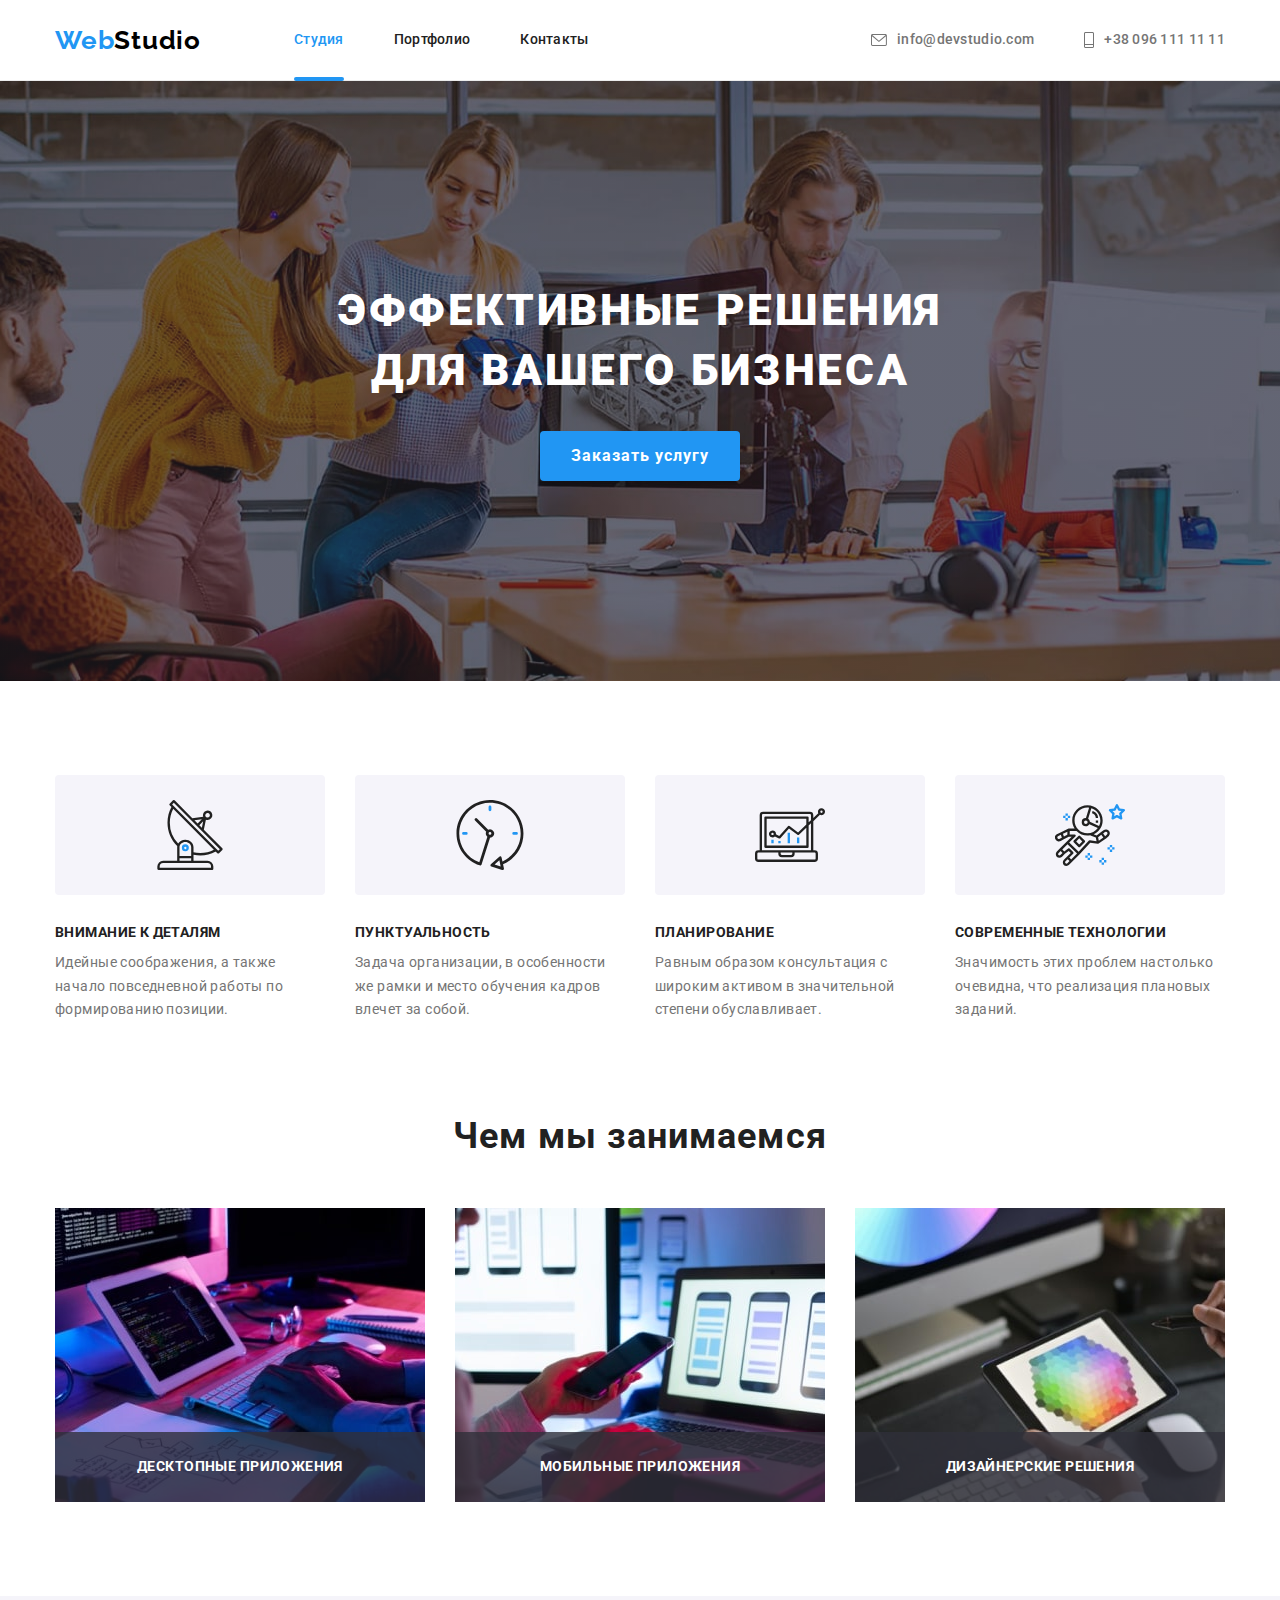
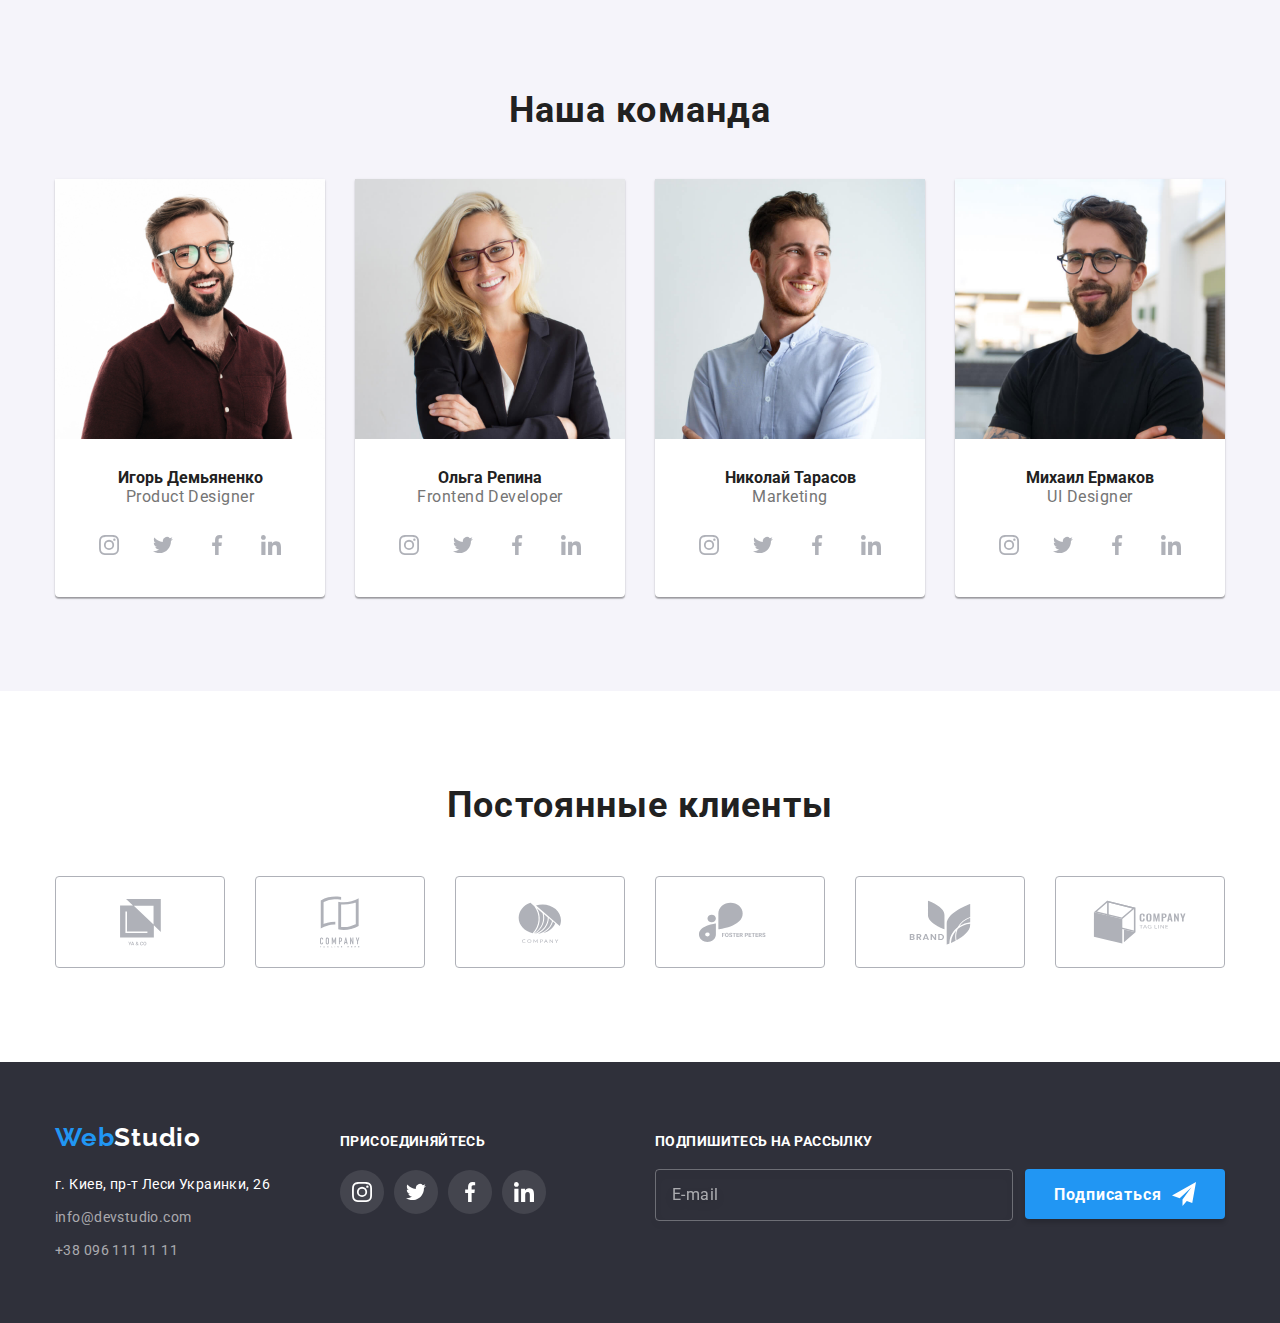
<file: index.html>
<!DOCTYPE html>
<html lang="ru">

<head>
    <meta charset="UTF-8">
    <meta http-equiv="X-UA-Compatible" content="IE=edge">
    <meta name="viewport" content="width=device-width, initial-scale=1.0">
    <title>Web Studio (Version 2.1)</title>
    <link rel="preconnect" href="https://fonts.googleapis.com">
    <link rel="preconnect" href="https://fonts.gstatic.com" crossorigin>
    <link href="https://fonts.googleapis.com/css2?family=Raleway:wght@700&family=Roboto:wght@400;500;700&display=swap"
        rel="stylesheet">
    <!-- <link rel="stylesheet" href="https://cdnjs.cloudflare.com/ajax/libs/modern-normalize/1.1.0/modern-normalize.min.css"> -->
    <!-- <link rel="stylesheet" href="./styles.css"> -->
    <link rel="stylesheet" href="./css/main.min.css">
</head>

<body class="page">
    <header class="header">
        <div class="container header__container">
                <a class="logo" href="./index.html" lang="en">Web<span class="logo--deco">Studio</span></a>
                <nav class="navigation">
                    <ul class="navigation__list list">
                        <li class="navigation__item"><a class="navigation__link link nav__active" href="./index.html">Студия</a>
                        </li>
                        <li class="navigation__item"><a class="navigation__link  link" href="./portfolio.html">Портфолио</a>
                        </li>
                        <li class="navigation__item"><a class="navigation__link  link" href="">Контакты</a>
                        </li>
                    </ul>
                </nav>
                <ul class="list contacts__list">
                    <li class="contacts__item"><a class="contacts__link" href="mailto:info@devstudio.com"><svg class="contacts__icon" width="16" height="12"><use href="./images/symbol-defs.svg#icon-mail"></use></svg> info@devstudio.com</a>
                    </li>
                    <li class="contacts__item"><a class="contacts__link " href="tel:+380961111111"><svg class="contacts__icon" width="10" height="16">
                        <use href="./images/symbol-defs.svg#icon-phone"></use>
                    </svg>+38 096 111 11 11</a>
                    </li>
                </ul>
        </div>
    </header>
    <main>
        <section class="hero section">
            <div class="hero__bg"></div>
            <div class="container">
                <h1 class="hero__title">Эффективные решения для вашего бизнеса</h1>
                <button class="btn" type="button" data-modal-open>Заказать услугу</button>
            </div>
        </section>
        <section class="features section">
            <div class="container">
                <h2 class="features__title visually-hidden" lang="en">Features</h2>

                <ul class="features__list list">
                    <li class="features__item">
                        <div class="features__decor">
                            <svg class="features__icon" width="70" height="70">
                                <use href="./images/symbol-defs.svg#icon-antenna"></use>
                            </svg>
                        </div>
                        <h3 class="features__title">Внимание к деталям</h3>
                        <p class="features__text">Идейные соображения, а также начало повседневной работы по формированию
                            позиции.</p>
                    </li>
                    <li class="features__item">
                        <div class="features__decor">
                            <svg class="features__icon" width="70" height="70">
                                <use href="./images/symbol-defs.svg#icon-clock"></use>
                            </svg>
                        </div>
                        <h3 class="features__title">Пунктуальность</h3>
                        <p class="features__text">Задача организации, в особенности же рамки и место обучения кадров
                            влечет за собой.</p>
                    </li>
                    <li class="features__item">
                        <div class="features__decor">
                            <svg class="features__icon" width="70" height="70">
                                <use href="./images/symbol-defs.svg#icon-diagram"></use>
                            </svg>
                        </div>
                        <h3 class="features__title">Планирование</h3>
                        <p class="features__text">Равным образом консультация с широким активом в значительной степени
                            обуславливает.</p>
                    </li>
                    <li class="features__item">
                        <div class="features__decor">
                            <svg class="features__icon" width="70" height="70">
                                <use href="./images/symbol-defs.svg#icon-astronaut"></use>
                            </svg>
                        </div>
                        <h3 class="features__title">Современные технологии</h3>
                        <p class="features__text">Значимость этих проблем настолько очевидна, что реализация плановых
                            заданий.</p>
                    </li>
                </ul>
            </div>
        </section>
        <section class="about section">
            <div class="container about-content">
                <h2 class="about__title">Чем мы занимаемся</h2>
                <ul class="about__list list">
                    <li class="about__item">
                        <img class="about__img" src="./images/box1.jpg" alt="Программист пишет код" width="370" height="294">
                        <p class="about__text">Десктопные приложения</p>
                    </li>
                    <li class="about__item">
                        <img class="about__img" src="./images/box2.jpg" alt="Создание мобильных приложений" width="370" height="294">
                        <p class="about__text">Мобильные приложения</p>
                    </li>
                    <li class="about__item">
                        <img class="about__img" src="./images/box3.jpg" alt="Вэб дизайн" width="370" height="294">
                        <p class="about__text">Дизайнерские решения</p>
                    </li>
                </ul>
            </div>
        </section>
        <section class="team section">
            <div class="container">
                <h2 class="team__title">Наша команда</h2>
                <ul class="team__list list">

                    <li class="team__item">
                        <div class="team-card">
                                <img class="team__avatar" src="./images/ava1.jpg" alt="Дизайнер продукта" width="270">
                            <div class="team__text">
                                <h3 class="team__name">Игорь Демьяненко</h3>
                                <p class="team__incumbency" lang="en">Product Designer</p>

                            <ul class="networks__list list">
                                <li class="networks__item">
                                    <a href="" class="networks__link team-networks__link">
                                        <svg class="team-networks__icon" width="20" height="20">
                                            <use href="./images/symbol-defs.svg#icon-instagram">
                                            </use>
                                        </svg>
                                    </a>
                                </li>
                                <li class="networks__item">
                                    <a href="" class="networks__link team-networks__link">
                                        <svg class="team-networks__icon" width="20" height="20">
                                            <use href="./images/symbol-defs.svg#icon-twitter">
                                            </use>
                                        </svg>
                                    </a>
                                </li>
                                <li class="networks__item">
                                    <a href="" class="networks__link team-networks__link">
                                        <svg class="team-networks__icon" width="20" height="20">
                                            <use href="./images/symbol-defs.svg#icon-facebook">
                                            </use>
                                        </svg>
                                    </a>
                                </li>
                                <li class="networks__item">
                                    <a href="" class="networks__link team-networks__link">
                                        <svg class="team-networks__icon" width="20" height="20">
                                            <use href="./images/symbol-defs.svg#icon-linkedin">
                                            </use>
                                        </svg>
                                    </a>
                                </li>
                            </ul>
                            </div>
                        </div>
                    </li>

                    <li class="team__item">
                        <div class="team-card">
                                <img class="team__avatar" src="./images/ava2.jpg" alt="Фронтенд разработчик" width="270">
                            <div class="team__text">
                                <h3 class="team__name">Ольга Репина</h3>
                                <p class="team__incumbency" lang="en">Frontend Developer</p>

                                <ul class="networks__list list">
                                    <li class="networks__item">
                                        <a href="" class="networks__link team-networks__link">
                                            <svg class="team-networks__icon" width="20" height="20">
                                                <use href="./images/symbol-defs.svg#icon-instagram">
                                                </use>
                                            </svg>
                                        </a>
                                    </li>
                                    <li class="networks__item">
                                        <a href="" class="networks__link team-networks__link">
                                            <svg class="team-networks__icon" width="20" height="20">
                                                <use href="./images/symbol-defs.svg#icon-twitter">
                                                </use>
                                            </svg>
                                        </a>
                                    </li>
                                    <li class="networks__item">
                                        <a href="" class="networks__link team-networks__link">
                                            <svg class="team-networks__icon" width="20" height="20">
                                                <use href="./images/symbol-defs.svg#icon-facebook">
                                                </use>
                                            </svg>
                                        </a>
                                    </li>
                                    <li class="networks__item">
                                        <a href="" class="networks__link team-networks__link">
                                            <svg class="team-networks__icon" width="20" height="20">
                                                <use href="./images/symbol-defs.svg#icon-linkedin">
                                                </use>
                                            </svg>
                                        </a>
                                    </li>
                                </ul>
                            </div>
                        </div>
                    </li>

                    <li class="team__item">
                        <div class="team-card">
                                <img class="team__avatar" src="./images/ava3.jpg" alt="Маркетолог" width="270">
                            <div class="team__text">
                                <h3 class="team__name">Николай Тарасов</h3>
                                <p class="team__incumbency" lang="en">Marketing</p>

                                <ul class="networks__list list">
                                    <li class="networks__item">
                                        <a href="" class="networks__link team-networks__link">
                                            <svg class="team-networks__icon" width="20" height="20">
                                                <use href="./images/symbol-defs.svg#icon-instagram">
                                                </use>
                                            </svg>
                                        </a>
                                    </li>
                                    <li class="networks__item">
                                        <a href="" class="networks__link team-networks__link">
                                            <svg class="team-networks__icon" width="20" height="20">
                                                <use href="./images/symbol-defs.svg#icon-twitter">
                                                </use>
                                            </svg>
                                        </a>
                                    </li>
                                    <li class="networks__item">
                                        <a href="" class="networks__link team-networks__link">
                                            <svg class="team-networks__icon" width="20" height="20">
                                                <use href="./images/symbol-defs.svg#icon-facebook">
                                                </use>
                                            </svg>
                                        </a>
                                    </li>
                                    <li class="networks__item">
                                        <a href="" class="networks__link team-networks__link">
                                            <svg class="team-networks__icon" width="20" height="20">
                                                <use href="./images/symbol-defs.svg#icon-linkedin">
                                                </use>
                                            </svg>
                                        </a>
                                    </li>
                                </ul>
                            </div>
                        </div>
                    </li>

                    <li class="team__item">
                        <div class="team-card">
                                <img class="team__avatar" src="./images/ava4.jpg" alt="Дизайнер интерфейса" width="270">
                            <div class="team__text">
                                <h3 class="team__name">Михаил Ермаков</h3>
                                <p class="team__incumbency" lang="en">UI Designer</p>

                                <ul class="networks__list list">
                                    <li class="networks__item">
                                        <a href="" class="networks__link team-networks__link">
                                            <svg class="team-networks__icon" width="20" height="20">
                                                <use href="./images/symbol-defs.svg#icon-instagram">
                                                </use>
                                            </svg>
                                        </a>
                                    </li>
                                    <li class="networks__item">
                                        <a href="" class="networks__link team-networks__link">
                                            <svg class="team-networks__icon" width="20" height="20">
                                                <use href="./images/symbol-defs.svg#icon-twitter">
                                                </use>
                                            </svg>
                                        </a>
                                    </li>
                                    <li class="networks__item">
                                        <a href="" class="networks__link team-networks__link">
                                            <svg class="team-networks__icon" width="20" height="20">
                                                <use href="./images/symbol-defs.svg#icon-facebook">
                                                </use>
                                            </svg>
                                        </a>
                                    </li>
                                    <li class="networks__item">
                                        <a href="" class="networks__link team-networks__link">
                                            <svg class="team-networks__icon" width="20" height="20">
                                                <use href="./images/symbol-defs.svg#icon-linkedin">
                                                </use>
                                            </svg>
                                        </a>
                                    </li>
                                </ul>
                            </div>
                        </div>
                    </li>
                </ul>
            </div>
        </section>
        <section class="clients section">
            <div class="container">
                <h2 class="clients__title">Постоянные клиенты</h2>
                <ul class="clients__list list">
                    <li class="clients__item"><a class="clients__link" href=""><svg class="clients__icon" width="41" height="46.7"><use href="./images/symbol-defs.svg#icon-company1"></use></svg></a>
                    </li>
                    <li class="clients__item"><a class="clients__link" href=""><svg class="clients__icon" width="40" height="52"><use href="./images/symbol-defs.svg#icon-company2"></use></svg></a>
                    </li>
                    <li class="clients__item"><a class="clients__link" href=""><svg class="clients__icon" width="43.46" height="41.18"><use href="./images/symbol-defs.svg#icon-company3"></use></svg></a>
                    </li>
                    <li class="clients__item"><a class="clients__link" href=""><svg class="clients__icon" width="84.44" height="40.62"><use href="./images/symbol-defs.svg#icon-company4"></use></svg></a>
                    </li>
                    <li class="clients__item"><a class="clients__link" href=""><svg class="clients__icon" width="62.54" height="45.43"><use href="./images/symbol-defs.svg#icon-company5"></use></svg></a>
                    </li>
                    <li class="clients__item"><a class="clients__link" href=""><svg class="clients__icon" width="93.79" height="43.93"><use href="./images/symbol-defs.svg#icon-company6"></use></svg></a>
                    </li>
                </ul>
            </div>
        </section>
    </main>
    <footer class="footer">
        <div class="container footer__content">
            <div class="footer__contacts">
                <a class="logo footer__logo" href="./index.html" lang="en">Web<span class="footer__logo--deco">Studio</span>
                </a>
                <address class="address">
                    <ul class="list address__list">
                        <li class="address__item"><a class="link address__link" href="https://bit.ly/3FaEu3i" target="_blank">г. Киев,
                                пр-т Леси Украинки, 26</a></li>
                        <li class="address__item"><a class="link address__link address__link--color" href="mailto:info@devstudio.com">info@devstudio.com</a></li>
                        <li class="address__item"><a class="link address__link address__link--color" href="tel:+380961111111">+38 096 111 11 11</a>
                        </li>
                    </ul>
                </address>
            </div>
            <div class="footer-networks">
                <strong class="footer-networks__title">Присоединяйтесь</strong>
                    <ul class="networks__list list">
                        <li class="networks__item">
                            <a class="networks__link" href="">
                                <svg class="footer-networks__icon" width="20" height="20">
                                    <use href="./images/symbol-defs.svg#icon-instagram">
                                    </use>
                                </svg>
                            </a>
                        </li>

                        <li class="networks__item">
                            <a class="networks__link" href="">
                                <svg class="footer-networks__icon" width="20" height="20">
                                    <use href="./images/symbol-defs.svg#icon-twitter">
                                    </use>
                                </svg>
                            </a>
                        </li>

                        <li class="networks__item">
                            <a class="networks__link" href="">
                                <svg class="footer-networks__icon" width="20" height="20">
                                    <use href="./images/symbol-defs.svg#icon-facebook">
                                    </use>
                                </svg>
                            </a>
                        </li>

                        <li class="networks__item">
                            <a class="networks__link" href="">
                                <svg class="footer-networks__icon" width="20" height="20">
                                    <use href="./images/symbol-defs.svg#icon-linkedin">
                                    </use>
                                </svg>
                            </a>
                        </li>
                    </ul>
            </div>
            <div class="footer-form__container">
                <strong class="footer-form__title">Подпишитесь на рассылку</strong>
                    <form class="footer-form" autocomplete="off" method="post" action=javascript:void(0);>
                        <input class="footer-form__input" type="email" name="mail" id="mail" placeholder="E-mail"/>
                        <button class="btn btn-submit footer-form__btn" type="submit">
                            Подписаться
                            <svg class="footer-form__btn--icon" width="24" height="24">
                                <use href="./images/symbol-defs.svg#icon-send">
                                </use>
                            </svg>
                        </button>
                    </form>
            </div>
        </div>
    </footer>


        <div class="backdrop is-hidden" data-modal>
            <div class="modal">
                <button class="btn--close" type="button" data-modal-close>
                    <svg class="modal__icon">
                        <use href="./images/symbol-defs.svg#icon-modal-close" width="18" height="18"></use>
                    </svg>
                </button>
                <form autocomplete="off" method="post" action="javascript:void(0);" class="modal__form">
                    <p class="form__title">Оставьте свои данные, мы вам перезвоним</p>
                    <label for="name" class="form__label">Имя</label>
                    <div class="form__field">
                        <input type="text" class="form__input" name="name" id="name"/>
                        <svg class="form__icon" width="18" height="18">
                            <use href="./images/symbol-defs.svg#icon-person-black"></use>
                        </svg>
                    </div>
                    <label for="phone" class="form__label">Телефон</label>
                    <div class="form__field">
                        <input type="tel" class="form__input" name="tel" id="phone"/>
                        <svg class="form__icon" width="18" height="18">
                            <use href="./images/symbol-defs.svg#icon-phone-black"></use>
                        </svg>
                    </div>
                    <label for="e-mail" class="form__label">Почта</label>
                    <div class="form__field">
                        <input type="email" class="form__input" name="mail" id="e-mail"/>
                        <svg class="form__icon" width="18" height="18">
                            <use href="./images/symbol-defs.svg#icon-email-black"></use>
                        </svg>
                    </div>
                        <label for="comment" class="form__label">Комментарий</label>
                        <textarea class="form__textarea form__input" name="comment" id="comment" placeholder="Введите текст"></textarea>
                    <div class="checkbox">
                        <label for="check" class="checkbox__label">
                            <input type="checkbox" class="checkbox__input visually-hidden" name="check" id="check"/>
                            <svg class="checkbox__icon" width="16" height="15">
                                <use href="./images/symbol-defs.svg#icon-check-vector"></use>
                            </svg>
                            <span class="checkbox__text">Соглашаюсь с рассылкой и принимаю</span>
                        </label>
                        <a href="" class="checkbox__contract">Условия договора</a>
                    </div>
                    <button class="btn" type="submit">Отправить</button>
                </form>
            </div>
        </div>

        <script src="./js/modal.js"></script>

</body>
</html>
</file>
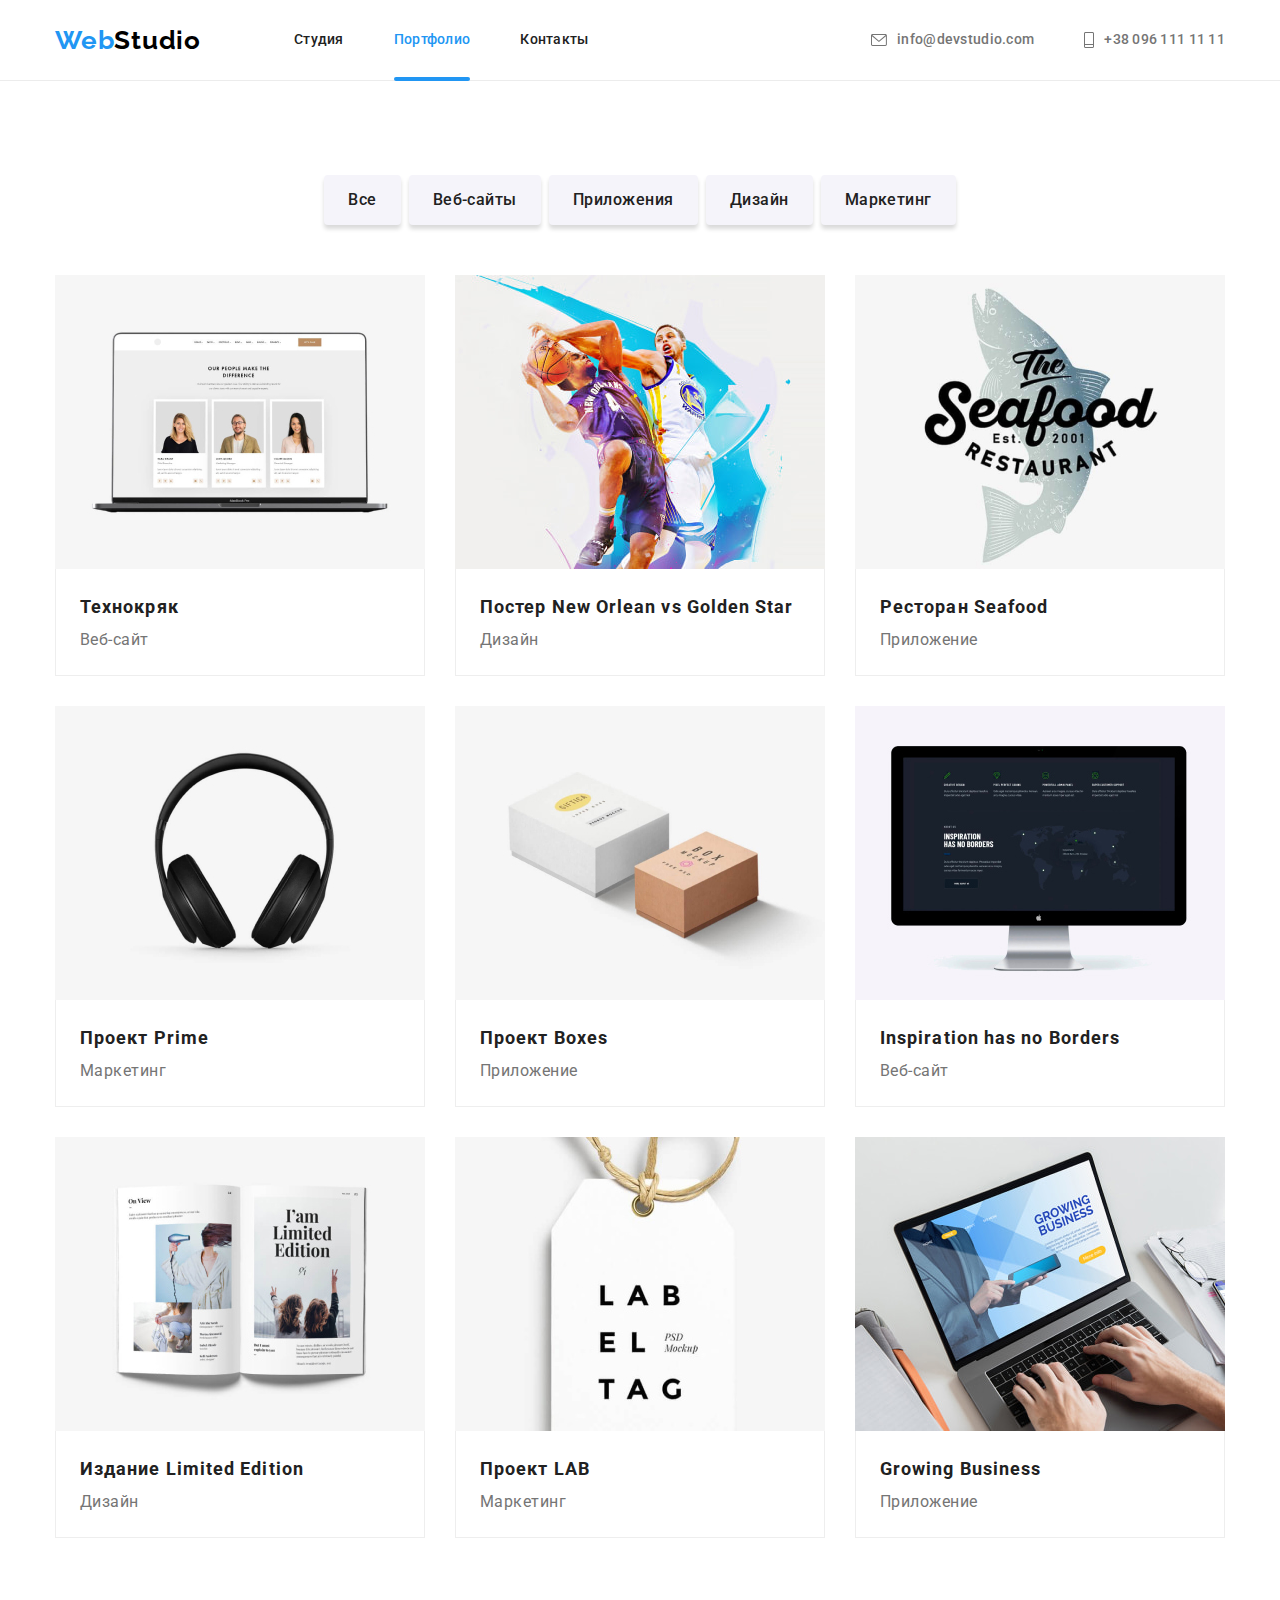
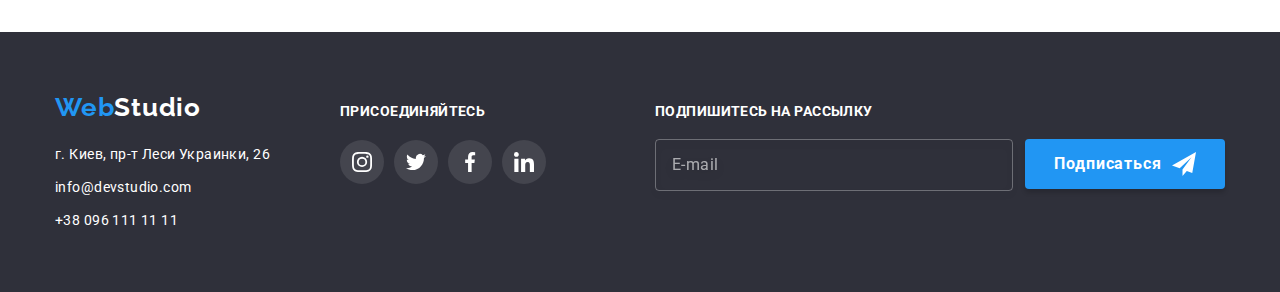
<file: portfolio.html>
<!DOCTYPE html>
<html lang="ru">

<head>
    <meta charset="UTF-8">
    <meta http-equiv="X-UA-Compatible" content="IE=edge">
    <meta name="viewport" content="width=device-width, initial-scale=1.0">
    <title>Web Studio (Version 2.1)</title>
    <link rel="preconnect" href="https://fonts.googleapis.com">
    <link rel="preconnect" href="https://fonts.gstatic.com" crossorigin>
    <link href="https://fonts.googleapis.com/css2?family=Raleway:wght@700&family=Roboto:wght@400;500;700&display=swap"
        rel="stylesheet">
    <!-- <link rel="stylesheet" href="https://cdnjs.cloudflare.com/ajax/libs/modern-normalize/1.1.0/modern-normalize.min.css"> -->
    <!-- <link rel="stylesheet" href="./styles.css"> -->
    <link rel="stylesheet" href="./css/main.min.css">
</head>

<body class="page">
    <header class="header">
        <div class="container header__container">
            <a class="logo" href="./index.html" lang="en">Web<span class="logo--deco">Studio</span></a>
            <nav class="navigation">
                <ul class="navigation__list list">
                    <li class="navigation__item"><a class="navigation__link link" href="./index.html">Студия</a>
                    </li>
                    <li class="navigation__item"><a class="navigation__link  link nav__active" href="./portfolio.html">Портфолио</a>
                    </li>
                    <li class="navigation__item"><a class="navigation__link  link" href="">Контакты</a>
                    </li>
                </ul>
            </nav>
            <ul class="contacts__list list">
                <li class="contacts__item"><a class="contacts__link " href="mailto:info@devstudio.com"><svg
                            class="contacts__icon" width="16" height="12">
                            <use href="./images/symbol-defs.svg#icon-mail"></use>
                        </svg> info@devstudio.com</a>
                </li>
                <li class="contacts__item"><a class="contacts__link " href="tel:+380961111111"><svg class="contacts__icon"
                            width="10" height="16">
                            <use href="./images/symbol-defs.svg#icon-phone"></use>
                        </svg>+38 096 111 11 11</a>
                </li>
            </ul>
        </div>
    </header>
    <main>
        <section class="section portfolio">
            <div class="container">
                <h1 class="visually-hidden">Портфолио</h1>
                <ul class="portfolio-filter list">
                    <li class="portfolio-filter__item"><button class="btn portfolio-filter__btn current" type="button">Все</button></li>
                    <li class="portfolio-filter__item"><button class="btn portfolio-filter__btn" type="button">Веб-сайты</button></li>
                    <li class="portfolio-filter__item"><button class="btn portfolio-filter__btn" type="button">Приложения</button></li>
                    <li class="portfolio-filter__item"><button class="btn portfolio-filter__btn" type="button">Дизайн</button></li>
                    <li class="portfolio-filter__item"><button class="btn portfolio-filter__btn" type="button">Маркетинг</button></li>
                </ul>
                <ul class="portfolio__list list">
                    <li class="portfolio__item portfolio-card__item">
                        <a href="" class="portfolio-card__link">
                            <div class="portfolio-card__thumb">
                                <img class="portfolio-card__img" src="./images/portfolio1.jpg" alt="Веб-сайт Технокряк" width="370" height="294">
                                <p class="portfolio-card__overlay">Технокряк это современная площадка распространения коронавируса. Компании используют эту платформу для цифрового шпионажа и атак на защищённые сервера конкурентов.</p>
                            </div>
                            <div class="portfolio-card__content">
                                <h2 class="portfolio-card__title">Технокряк</h2>
                                <p class="portfolio-card__text">Веб-сайт</p>
                            </div>
                        </a>
                    </li>
                    <li class="portfolio__item portfolio-card__item">
                        <a href="" class="portfolio-card__link">
                            <div class="portfolio-card__thumb">
                                <img class="portfolio-card__img" src="./images/portfolio2.jpg" alt="Постер баскетбол" width="370" height="294">
                                <p class="portfolio-card__overlay">Технокряк это современная площадка распространения коронавируса. Компании используют эту платформу для цифрового шпионажа и атак на защищённые сервера конкурентов.</p>
                            </div>
                            <div class="portfolio-card__content">
                                <h2 class="portfolio-card__title">Постер <span lang="en">New Orlean vs Golden Star</span></h2>
                                <p class="portfolio-card__text">Дизайн</p>
                            </div>
                        </a>
                    </li>
                    <li class="portfolio__item portfolio-card__item">
                        <a href="" class="portfolio-card__link">
                            <div class="portfolio-card__thumb">
                                <img class="portfolio-card__img" src="./images/portfolio3.jpg" alt="Постер ресторана" width="370" height="294">
                                <p class="portfolio-card__overlay">Технокряк это современная площадка распространения коронавируса. Компании используют эту платформу для цифрового шпионажа и атак на защищённые сервера конкурентов.</p>
                            </div>
                            <div class="portfolio-card__content">
                                <h2 class="portfolio-card__title">Ресторан <span lang="en">Seafood</span></h2>
                                <p class="portfolio-card__text">Приложение</p>
                            </div>
                        </a>
                    </li>
                    <li class="portfolio__item portfolio-card__item">
                        <a href="" class="portfolio-card__link">
                            <div class="portfolio-card__thumb">
                                <img class="portfolio-card__img" src="./images/portfolio4.jpg" alt="Наушники" width="370" height="294">
                                <p class="portfolio-card__overlay">Технокряк это современная площадка распространения коронавируса. Компании используют эту платформу для цифрового шпионажа и атак на защищённые сервера конкурентов.</p>
                            </div>
                            <div class="portfolio-card__content">
                                <h2 class="portfolio-card__title">Проект <span lang="en">Prime</span></h2>
                                <p class="portfolio-card__text">Маркетинг</p>
                            </div>
                        </a>
                    </li>
                    <li class="portfolio__item portfolio-card__item">
                        <a href="" class="portfolio-card__link">
                            <div class="portfolio-card__thumb">
                                <img class="portfolio-card__img" src="./images/portfolio5.jpg" alt="Коробки с названиями программ" width="370" height="294">
                                <p class="portfolio-card__overlay">Технокряк это современная площадка распространения коронавируса. Компании используют эту платформу для цифрового шпионажа и атак на защищённые сервера конкурентов.</p>
                            </div>
                            <div class="portfolio-card__content">
                                <h2 class="portfolio-card__title">Проект <span lang="en">Boxes</span></h2>
                                <p class="portfolio-card__text">Приложение</p>
                            </div>
                        </a>
                    </li>
                    <li class="portfolio__item portfolio-card__item">
                        <a href="" class="portfolio-card__link">
                            <div class="portfolio-card__thumb">
                                <img class="portfolio-card__img" src="./images/portfolio6.jpg" alt="Экран компьютера с веб-сайтом" width="370" height="294">
                                <p class="portfolio-card__overlay">Технокряк это современная площадка распространения коронавируса. Компании используют эту платформу для цифрового шпионажа и атак на защищённые сервера конкурентов.</p>
                            </div>
                            <div class="portfolio-card__content">
                                <h2 class="portfolio-card__title"><span lang="en">Inspiration has no Borders</span></h2>
                                <p class="portfolio-card__text">Веб-сайт</p>
                            </div>
                        </a>
                    </li>
                    <li class="portfolio__item portfolio-card__item">
                        <a href="" class="portfolio-card__link">
                            <div class="portfolio-card__thumb">
                                <img class="portfolio-card__img" src="./images/portfolio7.jpg" alt="Книга" width="370" height="294">
                                <p class="portfolio-card__overlay">Технокряк это современная площадка распространения коронавируса. Компании используют эту платформу для цифрового шпионажа и атак на защищённые сервера конкурентов.</p>
                            </div>
                            <div class="portfolio-card__content">
                                <h2 class="portfolio-card__title">Издание <span lang="en">Limited Edition</span></h2>
                                <p class="portfolio-card__text">Дизайн</p>
                            </div>
                        </a>
                    </li>
                    <li class="portfolio__item portfolio-card__item">
                        <a href="" class="portfolio-card__link">
                            <div class="portfolio-card__thumb">
                                <img class="portfolio-card__img" src="./images/portfolio8.jpg" alt="Бейджик с названием проекта" width="370" height="294">
                                <p class="portfolio-card__overlay">Технокряк это современная площадка распространения коронавируса. Компании используют эту платформу для цифрового шпионажа и атак на защищённые сервера конкурентов.</p>
                            </div>
                            <div class="portfolio-card__content">
                                <h2 class="portfolio-card__title">Проект <span lang="en">LAB</span></h2>
                                <p class="portfolio-card__text">Маркетинг</p>
                            </div>
                        </a>
                    </li>
                    <li class="portfolio__item portfolio-card__item">
                        <a href="" class="portfolio-card__link">
                            <div class="portfolio-card__thumb">
                                <img class="portfolio-card__img" src="./images/portfolio9.jpg" alt="Экран компьютера" width="370" height="294">
                                <p class="portfolio-card__overlay">Технокряк это современная площадка распространения коронавируса. Компании используют эту платформу для цифрового шпионажа и атак на защищённые сервера конкурентов.</p>
                            </div>
                            <div class="portfolio-card__content">
                                <h2 class="portfolio-card__title"><span lang="en">Growing Business</span></h2>
                                <p class="portfolio-card__text">Приложение</p>
                            </div>
                        </a>
                    </li>
                </ul>
            </div>
        </section>
    </main>
    <footer class="footer">
        <div class="container footer__content">
            <div class="footer__contacts">
                <a class="logo footer__logo link" href="./index.html" lang="en">Web<span
                        class="footer__logo--deco">Studio</span></a>
                <address class="address">
                    <ul class="address__list list">
                        <li class="footer__item"><a class="address__link link" href="https://bit.ly/3FaEu3i"
                                target="_blank">г. Киев,
                                пр-т Леси Украинки, 26</a></li>
                        <li class="address__item"><a class="address__link link"
                                href="mailto:info@devstudio.com">info@devstudio.com</a></li>
                        <li class="address__item"><a class="address__link link" href="tel:+380961111111">+38 096 111 11
                                11</a>
                        </li>
                    </ul>
                </address>
            </div>
            <div class="footer-networks">
                <strong class="footer-networks__title">Присоединяйтесь</strong>
                <ul class="networks__list list">
                    <li class="networks__item">
                        <a class="networks__link" href="">
                            <svg class="footer-networks__icon" width="20" height="20">
                                <use href="./images/symbol-defs.svg#icon-instagram">
                                </use>
                            </svg>
                        </a>
                    </li>
    
                    <li class="networks__item">
                        <a class="networks__link" href="">
                            <svg class="footer-networks__icon" width="20" height="20">
                                <use href="./images/symbol-defs.svg#icon-twitter">
                                </use>
                            </svg>
                        </a>
                    </li>
    
                    <li class="networks__item">
                        <a class="networks__link" href="">
                            <svg class="footer-networks__icon" width="20" height="20">
                                <use href="./images/symbol-defs.svg#icon-facebook">
                                </use>
                            </svg>
                        </a>
                    </li>
    
                    <li class="networks__item">
                        <a class="networks__link" href="">
                            <svg class="footer-networks__icon" width="20" height="20">
                                <use href="./images/symbol-defs.svg#icon-linkedin">
                                </use>
                            </svg>
                        </a>
                    </li>
                </ul>
            </div>
            <div class="footer-form__container">
                <strong class="footer-form__title">Подпишитесь на рассылку</strong>
                <form class="footer-form" autocomplete="off" method="post" action=javascript:void(0);>
                    <input class="footer-form__input" type="email" name="mail" id="mail" placeholder="E-mail" />
                    <button class="btn btn-submit footer-form__btn" type="submit">
                        Подписаться
                        <svg class="footer-form__btn--icon" width="24" height="24">
                            <use href="./images/symbol-defs.svg#icon-send">
                            </use>
                        </svg>
                    </button>
                </form>
            </div>
        </div>
    </footer>
</body>
</html>
</file>
<file: css/main.min.css>
:root{--primery-text-color:#757575;--white-text-color:#ffffff;--black-text-color:#000000;--title-text-color:#212121;--accent-color:#2196f3;--primery-bg-color:#ffffff;--secondary-bg-color:#f5f4fa;--third-bg-color:#2F303A;--fourth-bg-color:#eeeeee;--deco-line-color:#ececec;--card-set-gap: 30px}.visually-hidden{position:absolute;white-space:nowrap;width:1px;height:1px;overflow:hidden;border:0;padding:0;clip:rect(0 0 0 0);-webkit-clip-path:inset(50%);clip-path:inset(50%);margin:-1px}/*! modern-normalize v1.1.0 | MIT License | https://github.com/sindresorhus/modern-normalize */*,::before,::after{-webkit-box-sizing:border-box;box-sizing:border-box}html{-moz-tab-size:4;-o-tab-size:4;tab-size:4}html{line-height:1.15;-webkit-text-size-adjust:100%}body{margin:0}body{font-family:system-ui,-apple-system,"Segoe UI",Roboto,Helvetica,Arial,sans-serif,"Apple Color Emoji","Segoe UI Emoji"}hr{height:0;color:inherit}abbr[title]{-webkit-text-decoration:underline dotted;text-decoration:underline dotted}b,strong{font-weight:bolder}code,kbd,samp,pre{font-family:ui-monospace, SFMono-Regular, Consolas, 'Liberation Mono', Menlo, monospace;font-size:1em}small{font-size:80%}sub,sup{font-size:75%;line-height:0;position:relative;vertical-align:baseline}sub{bottom:-0.25em}sup{top:-0.5em}table{text-indent:0;border-color:inherit}button,input,optgroup,select,textarea{font-family:inherit;font-size:100%;line-height:1.15;margin:0}button,select{text-transform:none}button,[type='button'],[type='reset'],[type='submit']{-webkit-appearance:button}::-moz-focus-inner{border-style:none;padding:0}:-moz-focusring{outline:1px dotted ButtonText}:-moz-ui-invalid{box-shadow:none}legend{padding:0}progress{vertical-align:baseline}::-webkit-inner-spin-button,::-webkit-outer-spin-button{height:auto}[type='search']{-webkit-appearance:textfield;outline-offset:-2px}::-webkit-search-decoration{-webkit-appearance:none}::-webkit-file-upload-button{-webkit-appearance:button;font:inherit}summary{display:list-item}html{-webkit-box-sizing:border-box;box-sizing:border-box}*,*::before,*::after{-webkit-box-sizing:inherit;box-sizing:inherit}body{margin:0;font-family:"Roboto",sans-serif;font-weight:400;font-size:14px;color:var(--primery-text-color);background-color:var(--primery-bg-color)}p{margin:0}img{display:block;max-width:100%;height:auto}.list{margin:0;padding:0;list-style-type:none}a:not(.checkbox__contract){text-decoration:none}h1,h2,h3,h4,h5,h6{margin:0;color:var(--title-text-color)}.section{margin:0;padding:94px 0 94px 0}.container{margin:0 auto;padding:0 15px;width:1200px}.btn{display:-webkit-box;display:-ms-flexbox;display:flex;-webkit-box-align:center;-ms-flex-align:center;align-items:center;-webkit-box-pack:center;-ms-flex-pack:center;justify-content:center;margin-left:auto;margin-right:auto;min-width:200px;height:50px;font-family:inherit;font-style:normal;font-weight:700;font-size:16px;line-height:1.87;letter-spacing:0.06em;color:var(--white-text-color);border-radius:4px;border-color:transparent;background-color:var(--accent-color);-webkit-box-shadow:0px 4px 4px rgba(0,0,0,0.15);box-shadow:0px 4px 4px rgba(0,0,0,0.15);cursor:pointer;-webkit-transition:background-color 250ms cubic-bezier(0.4, 0, 0.2, 1);transition:background-color 250ms cubic-bezier(0.4, 0, 0.2, 1)}.btn:hover,.btn:focus{background-color:#188ce8}.backdrop{position:fixed;top:0;left:0;width:100%;height:100%;background:rgba(0,0,0,0.2);opacity:1;-webkit-transition:opacity 250ms cubic-bezier(0.4, 0, 0.2, 1);transition:opacity 250ms cubic-bezier(0.4, 0, 0.2, 1)}.backdrop.is-hidden{opacity:0;pointer-events:none}.backdrop.is-hidden .modal{-webkit-transform:translate(-50%, -50%) scale(1.1);transform:translate(-50%, -50%) scale(1.1)}.modal{position:absolute;top:50%;left:50%;-webkit-transform:translate(-50%, -50%);transform:translate(-50%, -50%);padding:40px;min-width:528px;min-height:581px;background-color:var(--primery-bg-color);-webkit-transform:translate(-50%, -50%) scale(1);transform:translate(-50%, -50%) scale(1);-webkit-transition:-webkit-transform 250ms cubic-bezier(0.4, 0, 0.2, 1);transition:-webkit-transform 250ms cubic-bezier(0.4, 0, 0.2, 1);transition:transform 250ms cubic-bezier(0.4, 0, 0.2, 1);transition:transform 250ms cubic-bezier(0.4, 0, 0.2, 1), -webkit-transform 250ms cubic-bezier(0.4, 0, 0.2, 1)}.modal__icon{width:18px;height:18px;-webkit-transition:fill 250ms cubic-bezier(0.4, 0, 0.2, 1);transition:fill 250ms cubic-bezier(0.4, 0, 0.2, 1)}.modal__form{width:448px}.btn--close{position:absolute;top:8px;right:8px;display:-webkit-box;display:-ms-flexbox;display:flex;-webkit-box-align:center;-ms-flex-align:center;align-items:center;-webkit-box-pack:center;-ms-flex-pack:center;justify-content:center;width:30px;height:30px;padding:0;border-radius:50%;border:1px solid rgba(0,0,0,0.1);background-color:var(--primery-bg-color);cursor:pointer}.btn--close:hover>svg,.btn--close:focus>svg{fill:var(--accent-color)}.form__title{margin-bottom:12px;font-weight:700;font-size:20px;line-height:1.15;letter-spacing:0.03em;color:var(--title-text-color)}.form__field{position:relative;display:-webkit-box;display:-ms-flexbox;display:flex;-webkit-box-orient:vertical;-webkit-box-direction:normal;-ms-flex-direction:column;flex-direction:column;margin-bottom:10px}.form__label{display:block;width:100%;margin-bottom:4px;font-size:12px;line-height:1.16;letter-spacing:0.01em;color:#757575}.form__input{position:relative;padding:11px 12px;padding-left:42px;border:1px solid rgba(33,33,33,0.2);border-radius:4px;-webkit-transition:border 250ms cubic-bezier(0.4, 0, 0.2, 1);transition:border 250ms cubic-bezier(0.4, 0, 0.2, 1)}.form__input:hover,.form__input:focus{border:1px solid var(--accent-color);outline:none}.form__input:hover+svg,.form__input:focus+svg{fill:var(--accent-color)}.form__icon{position:absolute;left:12px;top:50%;-webkit-transform:translateY(-50%);transform:translateY(-50%);-webkit-transition:fill 250ms cubic-bezier(0.4, 0, 0.2, 1);transition:fill 250ms cubic-bezier(0.4, 0, 0.2, 1)}.form__textarea{resize:none;width:100%;height:120px;margin-bottom:20px;padding:15px}.checkbox{position:relative;display:-webkit-box;display:-ms-flexbox;display:flex;-webkit-box-align:center;-ms-flex-align:center;align-items:center;width:100%;margin-bottom:30px;cursor:pointer}.checkbox__label{display:-webkit-box;display:-ms-flexbox;display:flex;-webkit-box-align:center;-ms-flex-align:center;align-items:center;padding-left:35px}.checkbox__icon{position:absolute;left:12px;border:2px solid var(--title-text-color);-webkit-transition:background-color 250ms cubic-bezier(0.4, 0, 0.2, 1),border-color 250ms cubic-bezier(0.4, 0, 0.2, 1);transition:background-color 250ms cubic-bezier(0.4, 0, 0.2, 1),border-color 250ms cubic-bezier(0.4, 0, 0.2, 1)}.checkbox__input:checked+.checkbox__icon{background-color:var(--accent-color);border-color:transparent;border-radius:2px}.checkbox__input:hover+.checkbox__icon,.checkbox__input:focus+.checkbox__icon{border-color:var(--accent-color);border-radius:2px}.checkbox__text{line-height:1.71;letter-spacing:0.03em;color:#757575}.checkbox__contract{display:block;margin-left:7px;color:var(--accent-color);-webkit-transition:color 250ms cubic-bezier(0.4, 0, 0.2, 1);transition:color 250ms cubic-bezier(0.4, 0, 0.2, 1)}.checkbox__contract:hover,.checkbox__contract:focus{font-weight:700}.contacts__list{display:-webkit-box;display:-ms-flexbox;display:flex;margin-left:auto;-webkit-box-align:center;-ms-flex-align:center;align-items:center}.contacts__item+.contacts__item{margin-left:50px}.contacts__link{display:-webkit-box;display:-ms-flexbox;display:flex;-webkit-box-align:center;-ms-flex-align:center;align-items:center;padding:32px 0;font-size:14px;font-style:normal;font-weight:500;line-height:1.14;letter-spacing:0.02em;color:var(--primery-text-color);-webkit-transition:color 250ms cubic-bezier(0.4, 0, 0.2, 1);transition:color 250ms cubic-bezier(0.4, 0, 0.2, 1)}.contacts__link:hover,.contacts__link:focus{color:var(--accent-color)}.contacts__icon{margin-right:10px;fill:currentColor}.logo{display:inline-block;padding:24px 0;font-family:"Raleway", sans-serif;font-weight:700;font-size:26px;line-height:1.19;letter-spacing:0.03em;color:var(--accent-color)}.logo--deco{color:var(--black-text-color)}.footer__logo{display:inline-block;padding:0;margin-bottom:20px}.footer__logo--deco{color:var(--white-text-color)}.header{margin:0;background-color:var(--primery-bg-color);border-bottom:1px solid var(--deco-line-color)}.header__container{display:-webkit-box;display:-ms-flexbox;display:flex;-webkit-box-align:center;-ms-flex-align:center;align-items:center}.navigation{margin-left:93px}.navigation__list{display:-webkit-box;display:-ms-flexbox;display:flex}.navigation__item:nth-child(n+2){margin-left:50px}.navigation__link{position:relative;display:block;padding:32px 0;font-size:14px;font-style:normal;font-weight:500;line-height:1.14;letter-spacing:0.02em;color:var(--title-text-color);-webkit-transition:color 250ms cubic-bezier(0.4, 0, 0.2, 1);transition:color 250ms cubic-bezier(0.4, 0, 0.2, 1)}.navigation__link:hover,.navigation__link:focus{color:var(--accent-color)}.nav__active{color:var(--accent-color)}.navigation__link.nav__active::after{position:absolute;bottom:-1px;left:0;content:"";width:100%;height:4px;border-radius:2px;background-color:var(--accent-color)}.networks__list{display:-webkit-box;display:-ms-flexbox;display:flex;-webkit-box-align:center;-ms-flex-align:center;align-items:center;-webkit-box-pack:center;-ms-flex-pack:center;justify-content:center}.networks__item+.networks__item{margin-left:10px}.networks__link{display:-webkit-box;display:-ms-flexbox;display:flex;-webkit-box-align:center;-ms-flex-align:center;align-items:center;-webkit-box-pack:center;-ms-flex-pack:center;justify-content:center;margin:0;width:44px;height:44px;border-radius:50%;background-color:rgba(255,255,255,0.1);color:var(--white-text-color);-webkit-transition:background-color 250ms cubic-bezier(0.4, 0, 0.2, 1),color 250ms cubic-bezier(0.4, 0, 0.2, 1);transition:background-color 250ms cubic-bezier(0.4, 0, 0.2, 1),color 250ms cubic-bezier(0.4, 0, 0.2, 1)}.networks__link:hover,.networks__link:focus{background-color:var(--accent-color)}.team-networks__link{color:#afb1b8}.team-networks__icon{fill:currentColor}.team-networks__link:hover,.team-networks__link:focus{color:var(--white-text-color)}.hero{padding-top:200px;padding-bottom:200px;text-align:center;background-color:#C4C4C4;margin-left:auto;margin-right:auto;max-width:1600px;height:auto;background-image:-webkit-gradient(linear, left top, right top, from(rgba(47,48,58,0.4)), to(rgba(47,48,58,0.4))),url("../images/hero_bg.jpg");background-image:linear-gradient(to right, rgba(47,48,58,0.4), rgba(47,48,58,0.4)),url("../images/hero_bg.jpg");background-repeat:no-repeat, no-repeat;background-size:cover;background-position:center}.hero__bg{margin-left:auto;margin-right:auto;max-width:1600px;height:auto;background-image:-webkit-gradient(linear, left top, right top, from(rgba(47,48,58,0.4)), to(rgba(47,48,58,0.4))),url("../images/hero_bg.jpg");background-image:linear-gradient(to right, rgba(47,48,58,0.4), rgba(47,48,58,0.4)),url("../images/hero_bg.jpg");background-repeat:no-repeat, no-repeat;background-size:cover;background-position:center}.hero__title{display:block;width:696px;margin:0 auto 30px;font-weight:900;font-size:44px;line-height:1.36;letter-spacing:0.06em;color:var(--white-text-color);text-transform:uppercase}.hero__btn{-webkit-filter:drop-shadow(0px 4px 4px rgba(0,0,0,0.25));filter:drop-shadow(0px 4px 4px rgba(0,0,0,0.25))}.features__list{display:-webkit-box;display:-ms-flexbox;display:flex;-ms-flex-wrap:wrap;flex-wrap:wrap;font-size:0}.features__item{-ms-flex-preferred-size:calc(100% / 4 - var(--card-set-gap));flex-basis:calc(100% / 4 - var(--card-set-gap));background-color:var(--primery-bg-color)}.features__item+.features__item{margin-left:var(--card-set-gap)}.features__decor{display:-webkit-box;display:-ms-flexbox;display:flex;-webkit-box-align:center;-ms-flex-align:center;align-items:center;-webkit-box-pack:center;-ms-flex-pack:center;justify-content:center;margin-bottom:var(--card-set-gap);width:270px;height:120px;background-color:var(--secondary-bg-color);border-radius:4px}.features__title{margin-bottom:10px;font-size:14px;font-weight:700;line-height:1.14;letter-spacing:0.03em;text-transform:uppercase}.features__text{font-size:14px;line-height:1.71;letter-spacing:0.03em}.about{padding-top:0}.about__title{margin-bottom:50px;text-align:center;font-weight:700;font-size:36px;line-height:1.16;letter-spacing:0.03em}.about__list{display:-webkit-box;display:-ms-flexbox;display:flex;-ms-flex-wrap:wrap;flex-wrap:wrap;margin-left:calc(-1 * var(--card-set-gap))}.about__item{position:relative;-ms-flex-preferred-size:calc(100% / 3 - var(--card-set-gap));flex-basis:calc(100% / 3 - var(--card-set-gap));margin-left:var(--card-set-gap)}.about__text{position:absolute;left:0;bottom:0;display:-webkit-box;display:-ms-flexbox;display:flex;-webkit-box-align:center;-ms-flex-align:center;align-items:center;-webkit-box-pack:center;-ms-flex-pack:center;justify-content:center;width:100%;height:23.82%;font-weight:700;font-size:14px;line-height:1.14;text-align:center;letter-spacing:0.03em;text-transform:uppercase;color:#ffffff;background:rgba(47,48,58,0.8)}.team{background-color:var(--secondary-bg-color)}.team__title{margin-bottom:47px;text-align:center;font-weight:700;font-size:36px;line-height:1.16;letter-spacing:0.03em}.team__list{display:-webkit-box;display:-ms-flexbox;display:flex;-ms-flex-wrap:wrap;flex-wrap:wrap;margin-left:calc(-1 * var(--card-set-gap))}.team__item{margin-left:var(--card-set-gap);-ms-flex-preferred-size:calc(100% / 4 - var(--card-set-gap));flex-basis:calc(100% / 4 - var(--card-set-gap));background-color:var(--primery-bg-color);-webkit-box-shadow:0px 1px 3px rgba(0,0,0,0.12),0px 1px 1px rgba(0,0,0,0.14),0px 2px 1px rgba(0,0,0,0.2);box-shadow:0px 1px 3px rgba(0,0,0,0.12),0px 1px 1px rgba(0,0,0,0.14),0px 2px 1px rgba(0,0,0,0.2);border-radius:0px 0px 4px 4px}.team__avatar{display:block;max-width:100%;height:auto}.team__text{padding:var(--card-set-gap) 32px;text-align:center}.name{margin-bottom:10px;font-weight:500;font-size:16px;line-height:1.18;letter-spacing:0.03em}.team__incumbency{margin-bottom:16px;font-size:16px;line-height:1.18;letter-spacing:0.03em;text-align:center}.clients__title{margin-bottom:50px;font-size:36px;line-height:1.16;text-align:center;letter-spacing:0.03em;color:var(--title-text-color)}.clients__list{display:-webkit-box;display:-ms-flexbox;display:flex;-webkit-box-align:center;-ms-flex-align:center;align-items:center;-webkit-box-pack:center;-ms-flex-pack:center;justify-content:center}.clients__item+.clients__item{margin-left:var(--card-set-gap)}.clients__link{display:-webkit-box;display:-ms-flexbox;display:flex;-webkit-box-align:center;-ms-flex-align:center;align-items:center;-webkit-box-pack:center;-ms-flex-pack:center;justify-content:center;width:170px;height:92px;color:#afb1b8;border:1px solid #afb1b8;border-radius:4px;-webkit-transition:border-color 250ms cubic-bezier(0.4, 0, 0.2, 1),color 250ms cubic-bezier(0.4, 0, 0.2, 1);transition:border-color 250ms cubic-bezier(0.4, 0, 0.2, 1),color 250ms cubic-bezier(0.4, 0, 0.2, 1)}.clients__link:hover,.clients__link:focus{color:var(--accent-color);border-color:var(--accent-color)}.clients__icon{fill:currentColor}.portfolio{padding-top:94px}.portfolio-filter{display:-webkit-box;display:-ms-flexbox;display:flex;-webkit-box-pack:center;-ms-flex-pack:center;justify-content:center;margin-bottom:50px}.portfolio-filter__item+.portfolio-filter__item{margin-left:8px}.portfolio-filter__btn{padding:6px 22px;min-width:auto;font-style:normal;font-weight:500;font-size:16px;line-height:1.62;letter-spacing:0.03em;color:var(--title-text-color);background-color:var(--secondary-bg-color);-webkit-transition:background-color 250ms cubic-bezier(0.4, 0, 0.2, 1),color 250ms cubic-bezier(0.4, 0, 0.2, 1),drop-shadow 250ms cubic-bezier(0.4, 0, 0.2, 1);transition:background-color 250ms cubic-bezier(0.4, 0, 0.2, 1),color 250ms cubic-bezier(0.4, 0, 0.2, 1),drop-shadow 250ms cubic-bezier(0.4, 0, 0.2, 1)}.portfolio-filter__btn .current,.portfolio-filter__btn:hover,.portfolio-filter__btnn:focus{color:var(--white-text-color);background-color:var(--accent-color);-webkit-filter:drop-shadow(0px 4px 4px rgba(0,0,0,0.25));filter:drop-shadow(0px 4px 4px rgba(0,0,0,0.25))}.portfolio__list{display:-webkit-box;display:-ms-flexbox;display:flex;-ms-flex-wrap:wrap;flex-wrap:wrap;margin:-15px}.portfolio__item{margin:15px;-ms-flex-preferred-size:calc(100% / 3 - var(--card-set-gap));flex-basis:calc(100% / 3 - var(--card-set-gap))}.portfolio-card__link{display:block;width:100%;height:100%;-webkit-transition:-webkit-box-shadow 250ms cubic-bezier(0.4, 0, 0.2, 1);transition:-webkit-box-shadow 250ms cubic-bezier(0.4, 0, 0.2, 1);transition:box-shadow 250ms cubic-bezier(0.4, 0, 0.2, 1);transition:box-shadow 250ms cubic-bezier(0.4, 0, 0.2, 1), -webkit-box-shadow 250ms cubic-bezier(0.4, 0, 0.2, 1)}.portfolio-card__link:hover,.portfolio-card__link:focus{-webkit-box-shadow:0px 1px 1px rgba(0,0,0,0.12),0px 4px 4px rgba(0,0,0,0.06),1px 4px 6px rgba(0,0,0,0.16);box-shadow:0px 1px 1px rgba(0,0,0,0.12),0px 4px 4px rgba(0,0,0,0.06),1px 4px 6px rgba(0,0,0,0.16)}.portfolio-card__link:hover .portfolio-card__overlay,.portfolio-card__link:focus .portfolio-card__overlay{-webkit-transform:translateY(0);transform:translateY(0)}.portfolio-card__item{background-color:var(--primery-bg-color)}.portfolio-card__thumb{position:relative;overflow:hidden}.portfolio-card__img{display:block;max-width:370px;height:auto}.portfolio-card__overlay{position:absolute;left:0;top:0;width:100%;height:100%;padding:63px 24px;font-size:18px;line-height:1.56;letter-spacing:0.03em;color:var(--white-text-color);background:rgba(33,150,243,0.9);-webkit-transform:translateY(101%);transform:translateY(101%);-webkit-transition:-webkit-transform 250ms cubic-bezier(0.4, 0, 0.2, 1);transition:-webkit-transform 250ms cubic-bezier(0.4, 0, 0.2, 1);transition:transform 250ms cubic-bezier(0.4, 0, 0.2, 1);transition:transform 250ms cubic-bezier(0.4, 0, 0.2, 1), -webkit-transform 250ms cubic-bezier(0.4, 0, 0.2, 1)}.portfolio-card__content{margin:0;padding:20px 24px;border-right:1px solid var(--fourth-bg-color);border-bottom:1px solid var(--fourth-bg-color);border-left:1px solid var(--fourth-bg-color)}.portfolio-card__title{font-weight:700;font-size:18px;line-height:2;letter-spacing:0.06em}.portfolio-card__text{font-size:16px;line-height:1.87;letter-spacing:0.03em;color:var(--primery-text-color)}.footer{padding:60px 0 60px 0;background-color:var(--third-bg-color)}.footer__content{display:-webkit-box;display:-ms-flexbox;display:flex;-webkit-box-align:baseline;-ms-flex-align:baseline;align-items:baseline}.address__list li:not(:last-child){margin-bottom:9px}.address__link{font-style:normal;line-height:1.71;letter-spacing:0.03em;color:var(--white-text-color);-webkit-transition:250ms cubic-bezier(0.4, 0, 0.2, 1);transition:250ms cubic-bezier(0.4, 0, 0.2, 1)}.address__link--color{color:rgba(255,255,255,0.6)}.address__link:hover,.address__link:focus{color:var(--accent-color)}.footer-networks{margin-left:70px}.footer-networks__title{display:inline-block;margin-bottom:20px;line-height:1.14;letter-spacing:0.03em;text-transform:uppercase;color:var(--white-text-color)}.footer-networks__icon{fill:currentColor}.footer-form{display:-webkit-box;display:-ms-flexbox;display:flex}.footer-form__container{margin-left:auto}.footer-form__title{display:inline-block;margin-bottom:20px;line-height:1.14x;letter-spacing:0.03em;text-transform:uppercase;color:var(--white-text-color)}.footer-form__input{width:358px;padding:15px 16px;background-color:transparent;border:1px solid rgba(255,255,255,0.3);-webkit-filter:drop-shadow(0px 4px 4px rgba(0,0,0,0.15));filter:drop-shadow(0px 4px 4px rgba(0,0,0,0.15));border-radius:4px;font-size:16px;line-height:1.25;letter-spacing:0.03em;color:var(--white-text-color)}.footer-form__input::-webkit-input-placeholder{font-size:16px;line-height:1.25;letter-spacing:0.03em;color:rgba(255,255,255,0.6)}.footer-form__input:-ms-input-placeholder{font-size:16px;line-height:1.25;letter-spacing:0.03em;color:rgba(255,255,255,0.6)}.footer-form__input::-ms-input-placeholder{font-size:16px;line-height:1.25;letter-spacing:0.03em;color:rgba(255,255,255,0.6)}.footer-form__input::placeholder{font-size:16px;line-height:1.25;letter-spacing:0.03em;color:rgba(255,255,255,0.6)}.footer-form__input:hover::-webkit-input-placeholder,.footer-form__input:focus::-webkit-input-placeholder{color:var(--white-text-color)}.footer-form__input:hover:-ms-input-placeholder,.footer-form__input:focus:-ms-input-placeholder{color:var(--white-text-color)}.footer-form__input:hover::-ms-input-placeholder,.footer-form__input:focus::-ms-input-placeholder{color:var(--white-text-color)}.footer-form__input:hover::placeholder,.footer-form__input:focus::placeholder{color:var(--white-text-color)}.footer-form__btn{margin-left:12px}.footer-form__btn--icon{display:block;margin-left:10px}
/*# sourceMappingURL=main.min.css.map */
</file>
